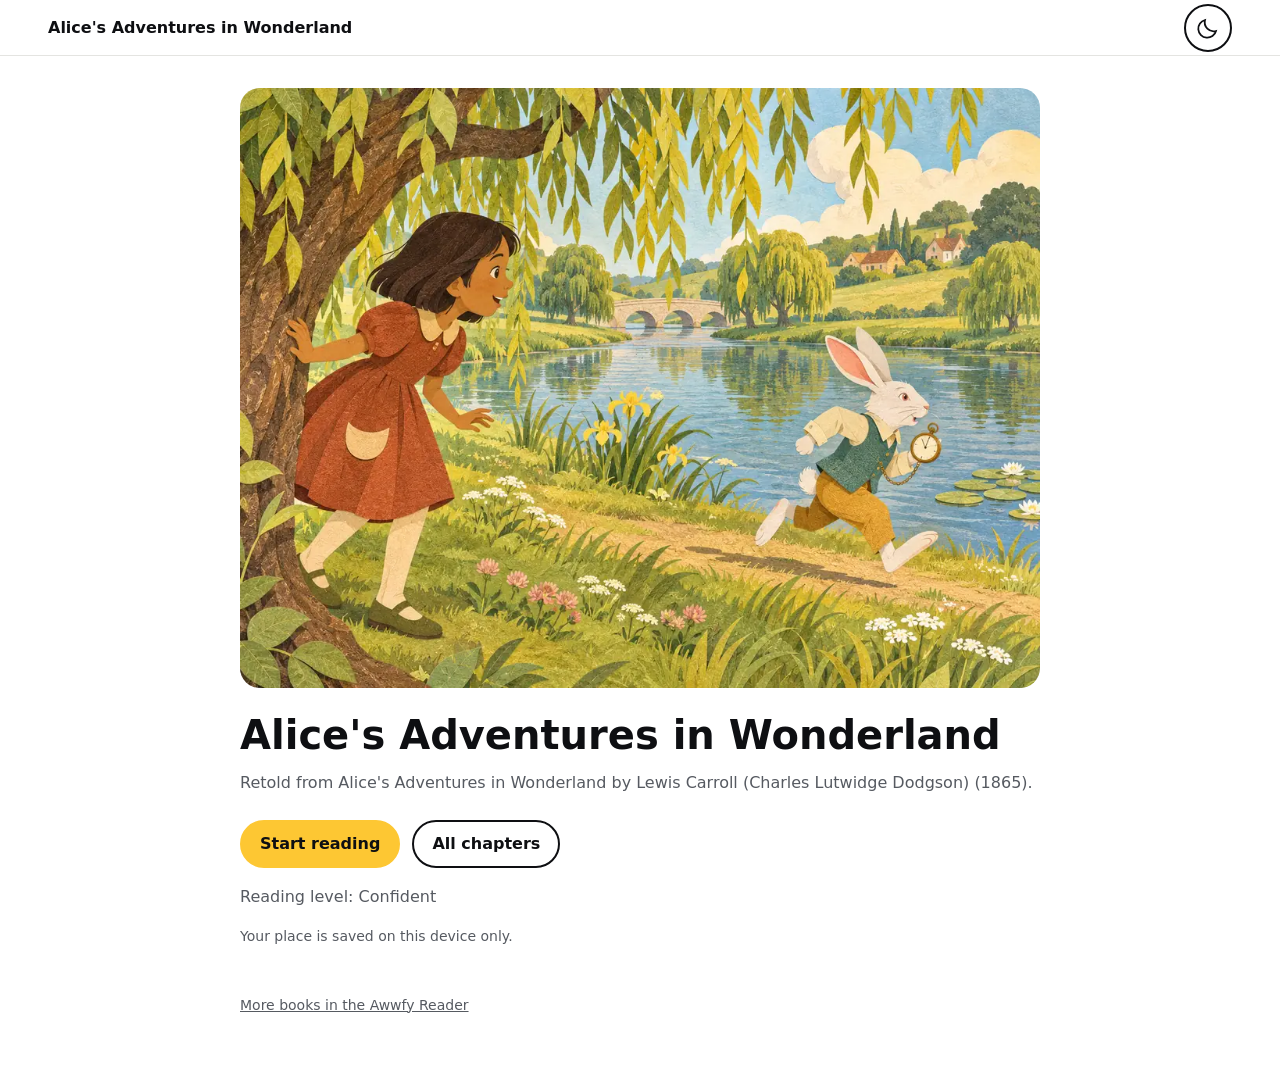
<file: alices-adventures-in-wonderland/index.html>
<!doctype html>
<html lang="en"><head>
<meta charset="utf-8">
<meta name="viewport" content="width=device-width, initial-scale=1">
<meta name="theme-color" content="#FDC733">
<title>Alice's Adventures in Wonderland | Awwfy Studios</title>
<meta name="description" content="Alice follows a hurried rabbit into a dream full of riddles and curious company.">
<link rel="canonical" href="https://awwfy.com/alices-adventures-in-wonderland/">
<script>(function(){try{var t=localStorage.getItem('awwfy-theme');if(t==='light'||t==='dark'||t==='sepia'){document.documentElement.setAttribute('data-theme',t);}}catch(e){}})();</script>
<link rel="stylesheet" href="css/styles.css">
</head><body><main id="app"></main><template id="more"><a class="more" href="https://awwfy.com/reader/">More books in the Awwfy Reader</a></template>
<script src="js/book.js"></script><script src="js/app.js"></script>
</body></html>
</file>
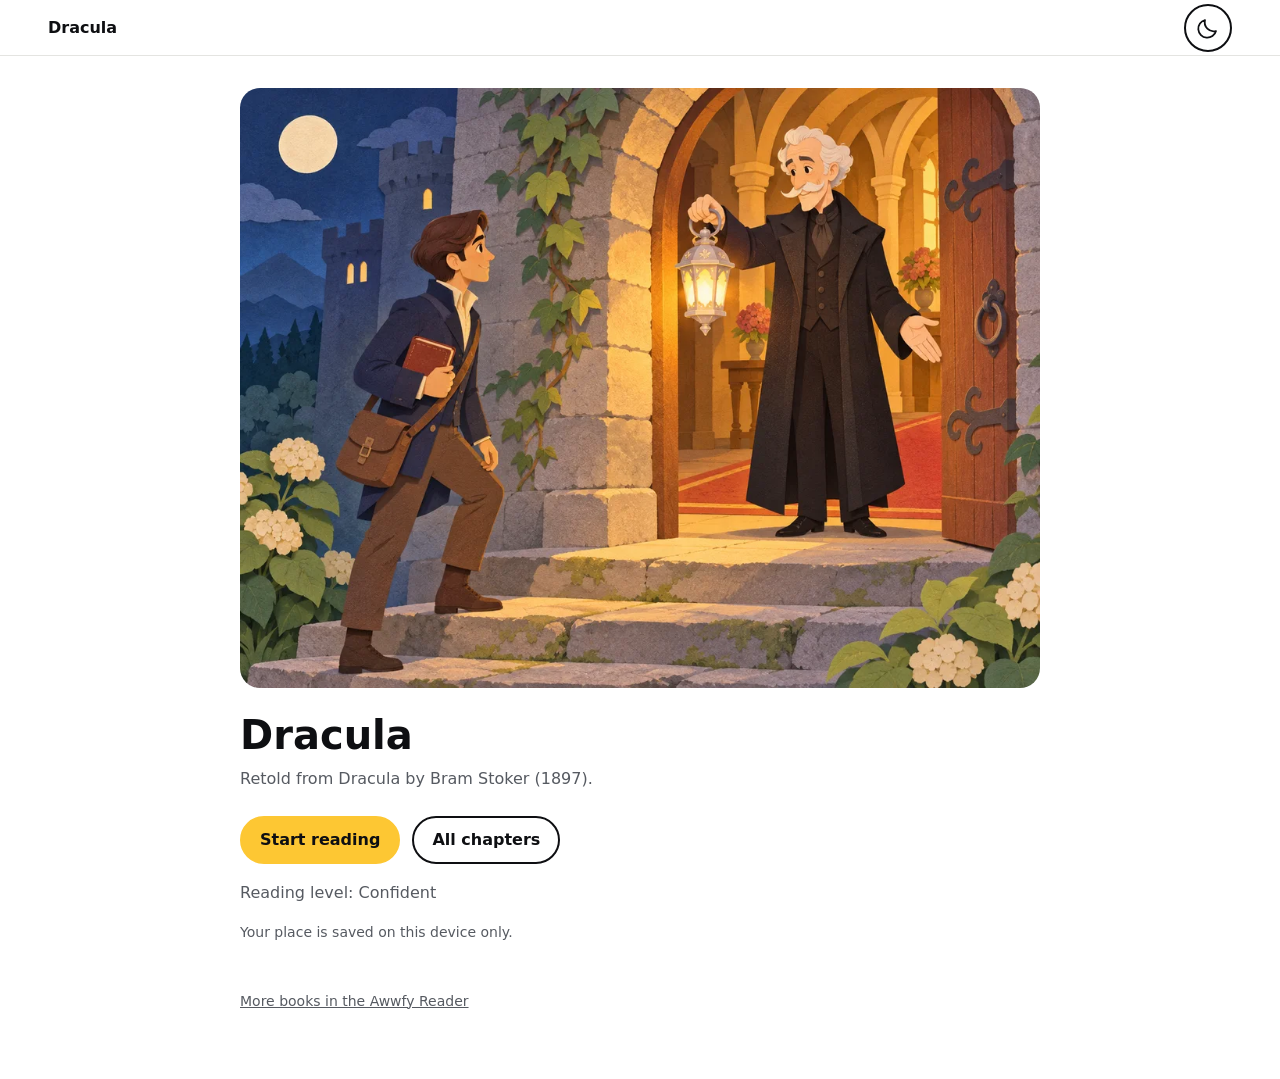
<file: dracula/index.html>
<!doctype html>
<html lang="en">
<head>
<meta charset="utf-8">
<meta name="viewport" content="width=device-width, initial-scale=1">
<meta name="theme-color" content="#FDC733">
<title>Dracula | Awwfy Studios</title>
<meta name="description" content="Friends piece together letters and journals to trace a mysterious traveller across Europe.">
<link rel="canonical" href="https://awwfy.com/dracula/">
<script>(function(){try{var t=localStorage.getItem('awwfy-theme');if(t==='light'||t==='dark'||t==='sepia'){document.documentElement.setAttribute('data-theme',t);}}catch(e){}})();</script>
<link rel="stylesheet" href="css/styles.css">
</head>
<body>
<header class="topbar"><button class="btn" id="back" hidden>Back</button><span class="topbar-title" id="bar-title">Dracula</span><button class="btn btn-icon" id="theme" aria-label="Switch to dark mode"></button></header>
<main>
<section class="page" id="start"><img class="cover" src="img/cover.webp" width="1024" height="768" alt="A traveller meets his host at a lamplit castle door."><h1>Dracula</h1><p class="credit">Retold from Dracula by Bram Stoker (1897).</p><div class="actions"><button class="btn btn-primary" id="begin">Start reading</button><button class="btn" id="all">All chapters</button></div><p class="level">Reading level: Confident</p><p class="device">Your place is saved on this device only.</p><a class="more" href="https://awwfy.com/reader/">More books in the Awwfy Reader</a></section>
<section class="page" id="menu" hidden><p class="progress"></p><div class="rows"></div></section>
<section class="reader top-only" aria-label="Chapter reader" hidden>
<div class="reader-top"><button class="btn btn-icon" id="leave" aria-label="Back"></button><span class="topbar-title" id="chapter-name"></span><button class="btn btn-icon" id="contents" aria-label="Contents"></button><button class="btn btn-icon" id="settings" aria-label="Text settings"></button><button class="btn btn-icon" id="voice" aria-label="Read to me"></button><button class="btn btn-icon" id="full" aria-label="Full screen"></button></div>
<p class="run-head"></p><div class="notice" role="status" hidden></div><div class="viewport"><div class="flow"></div></div>
<div class="page-status"><button class="btn btn-icon" id="prev" aria-label="Previous page"></button><span id="location"></span><span id="time"></span><button class="btn btn-icon" id="next" aria-label="Next page"></button></div>
<div class="reader-bottom"><input type="range" class="scrub" aria-label="Page" min="1" max="1" value="1"><div class="bottom-row"><span id="position"></span><span id="percent"></span></div></div>
<section class="panel" role="dialog" aria-labelledby="panel-title" hidden><div class="panel-head"><h2 id="panel-title"></h2><button class="btn" id="done">Done</button></div><div id="panel-body"></div></section>
</section></main>
<aside class="pop" aria-label="Word meaning" hidden><p class="pop-word"></p><p class="pop-meaning"></p><button class="btn" id="hear">Hear it</button></aside>
<script src="js/book.js"></script>
<script src="js/app.js"></script>
</body></html>
</file>
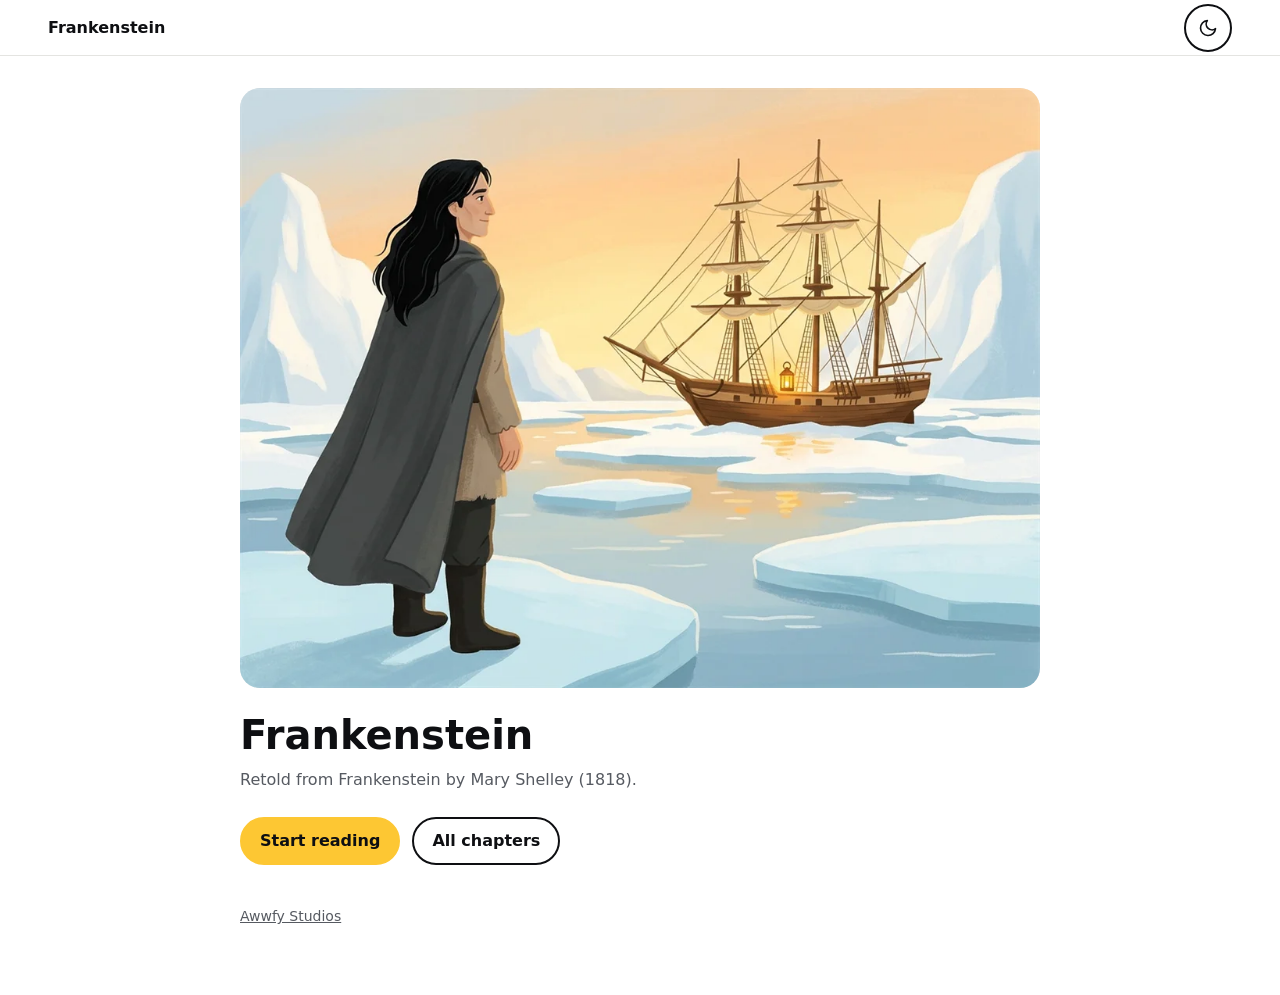
<file: frankenstein-v2/index.html>
<!DOCTYPE html>
<html lang="en">
<head>
  <meta charset="UTF-8">
  <meta name="viewport" content="width=device-width, initial-scale=1.0">
  <title>Frankenstein</title>
  <script>(function(){try{var t=localStorage.getItem('awwfy-theme');if(t==='light'||t==='dark'){document.documentElement.setAttribute('data-theme',t);}}catch(e){}})();</script>
  <link rel="stylesheet" href="css/styles.css">
</head>
<body>
  <div id="app"></div>
  <script src="js/book.js"></script>
  <script src="js/app.js"></script>
</body>
</html>
</file>
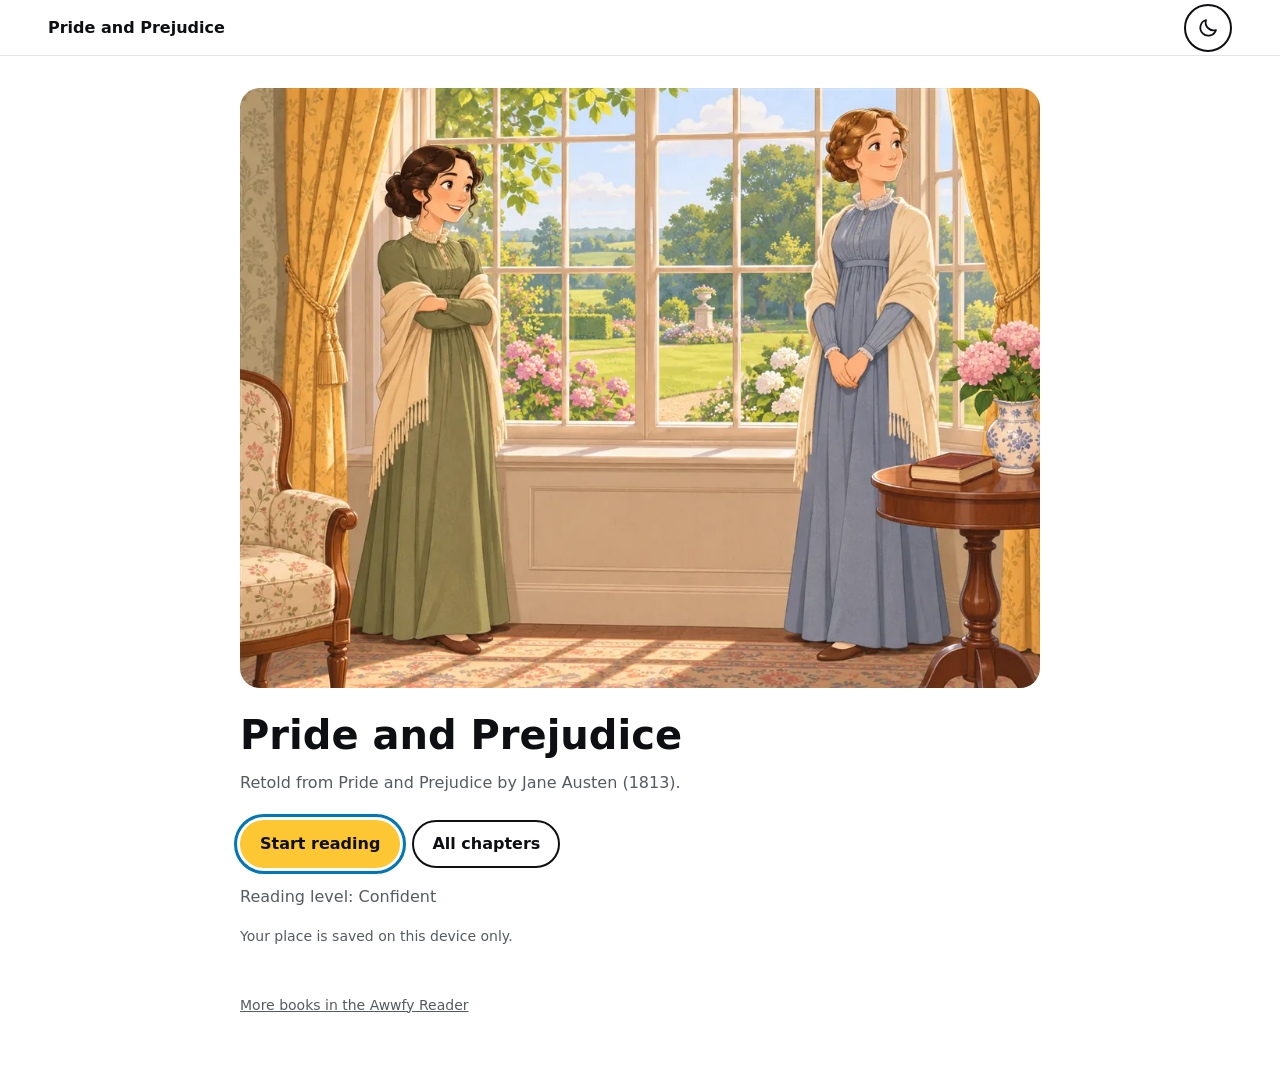
<file: pride-and-prejudice/index.html>
<!doctype html>
<html lang="en">
<head>
  <meta charset="utf-8">
  <meta name="viewport" content="width=device-width, initial-scale=1">
  <meta name="theme-color" content="#FDC733">
  <title>Pride and Prejudice | Awwfy Studios</title>
  <meta name="description" content="Elizabeth Bennet learns how first impressions can hide the truth about people.">
  <link rel="canonical" href="https://awwfy.com/pride-and-prejudice/">
  <script>(function(){try{var t=localStorage.getItem('awwfy-theme');if(t==='light'||t==='dark'||t==='sepia'){document.documentElement.setAttribute('data-theme',t);}}catch(e){}})();</script>
  <link rel="stylesheet" href="css/styles.css">
</head>
<body>
  <section id="start-screen">
    <header class="topbar"><span class="topbar-title">Pride and Prejudice</span><button type="button" class="btn btn-icon theme-toggle" aria-label="Switch to dark mode"></button></header>
    <main class="page">
      <img id="start-cover" class="start-cover" src="img/cover.webp" alt="Elizabeth and Jane Bennet look out across the grounds of Longbourn." width="1024" height="768">
      <h1 class="start-title">Pride and Prejudice</h1>
      <p class="credit">Retold from Pride and Prejudice by Jane Austen (1813).</p>
      <div class="actions"><button type="button" id="start-reading" class="btn btn-primary">Start reading</button><button type="button" id="all-chapters" class="btn">All chapters</button></div>
      <p class="level">Reading level: Confident</p>
      <p class="privacy">Your place is saved on this device only.</p>
      <a class="more-books" href="https://awwfy.com/reader/">More books in the Awwfy Reader</a>
    </main>
  </section>
  <section id="menu-screen" hidden>
    <header class="topbar"><button type="button" id="menu-back" class="btn">Back</button><span class="topbar-title">Chapters</span><button type="button" class="btn btn-icon theme-toggle" aria-label="Switch to dark mode"></button></header>
    <main class="page"><p id="menu-progress" class="menu-progress"></p><div id="menu-list" class="chapter-list"></div></main>
  </section>
  <div id="reader" class="reader top-only" hidden role="region" aria-label="Book reader">
    <div class="reader-top">
      <button type="button" class="btn btn-icon" id="reader-back" aria-label="Back to chapters"></button>
      <span class="topbar-title" id="reader-title"></span>
      <button type="button" class="btn btn-icon" id="contents-button" aria-label="Contents"></button>
      <button type="button" class="btn btn-icon" id="text-button" aria-label="Text settings"></button>
      <button type="button" class="btn btn-icon" id="speech-button" aria-label="Read to me"></button>
      <button type="button" class="btn btn-icon" id="fullscreen-button" aria-label="Full screen"></button>
    </div>
    <p class="run-head" id="run-head"></p>
    <div class="viewport" id="viewport"><div class="flow" id="flow"></div></div>
    <div class="page-status">
      <button type="button" class="btn btn-icon" id="previous-page" aria-label="Previous page"></button>
      <span class="page-count" id="page-count" aria-live="polite"></span><span class="time-left" id="time-left"></span>
      <button type="button" class="btn btn-icon" id="next-page" aria-label="Next page"></button>
    </div>
    <div class="reader-bottom"><input type="range" class="scrub" id="scrub" min="1" max="1" value="1" aria-label="Page"><div class="bottom-row"><span id="chapter-position"></span><span id="book-progress"></span></div></div>
    <section class="panel" id="text-panel" hidden role="dialog" aria-modal="true" aria-labelledby="text-heading"><div class="panel-head"><h2 id="text-heading">Text</h2><button type="button" class="btn panel-done">Done</button></div><div id="settings-rows"></div></section>
    <section class="panel" id="contents-panel" hidden role="dialog" aria-modal="true" aria-labelledby="contents-heading"><div class="panel-head"><h2 id="contents-heading">Chapters</h2><button type="button" class="btn panel-done">Done</button></div><div id="contents-list" class="chapter-list"></div><div class="panel-actions"><button type="button" id="back-to-start" class="btn">Back to start</button><a class="btn" href="https://awwfy.com/reader/">More books</a></div></section>
    <div class="load-state" id="load-state" hidden role="status"></div>
  </div>
  <div class="pop" id="meaning-box" hidden role="dialog" aria-label="Word meaning"><p class="pop-word"></p><p class="pop-meaning"></p><button type="button" class="btn" id="hear-word">Hear it</button></div>
  <script src="js/book.js"></script>
  <script src="js/app.js"></script>
</body>
</html>
</file>
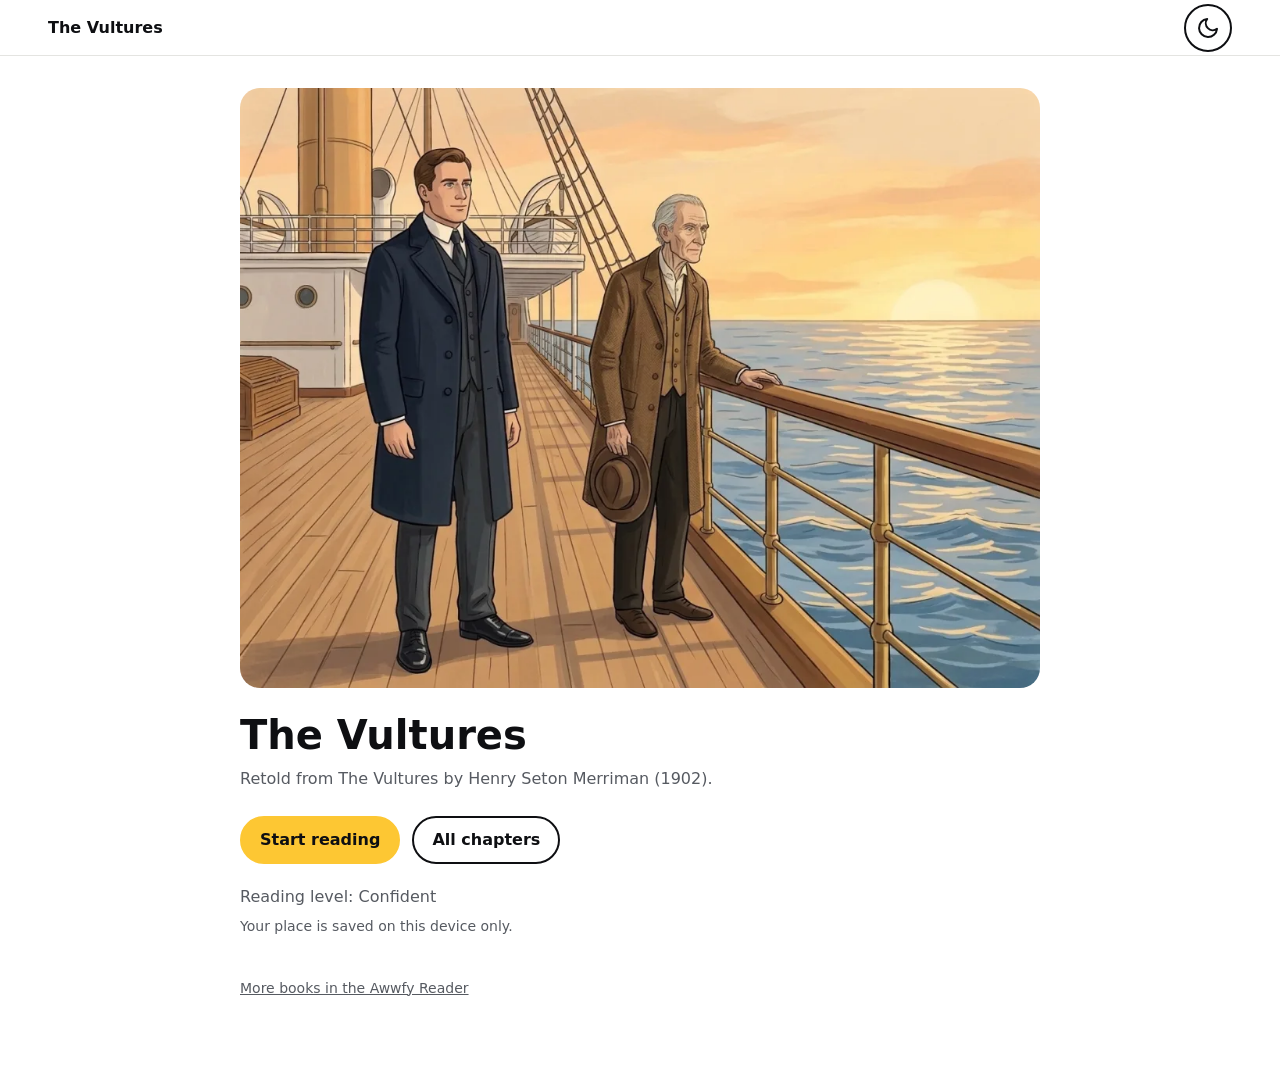
<file: the-vultures/index.html>
<!DOCTYPE html>
<html lang="en">
<head>
  <meta charset="utf-8">
  <meta name="viewport" content="width=device-width, initial-scale=1">
  <meta name="theme-color" content="#FDC733">
  <title>The Vultures | Awwfy Studios</title>
  <meta name="description" content="Three quiet diplomats gather in Warsaw as a secret plan for Poland's freedom begins to unfold.">
  <link rel="canonical" href="https://awwfy.com/the-vultures/">
  <script>(function(){try{var t=localStorage.getItem('awwfy-theme');if(t==='light'||t==='dark'||t==='sepia'){document.documentElement.setAttribute('data-theme',t);}}catch(e){}})();</script>
  <link rel="stylesheet" href="css/styles.css">
</head>
<body>
  <div id="app"></div>
  <script src="js/book.js"></script>
  <script src="js/app.js"></script>
</body>
</html>
</file>
<file: alices-adventures-in-wonderland/css/styles.css>
/* ---------- base ---------- */
*, *::before, *::after { box-sizing: border-box; }
html { -webkit-text-size-adjust: 100%; }
body { margin: 0; background: var(--bg); color: var(--text); font-family: var(--font); font-size: var(--fs-body); line-height: 1.6; }
img { display: block; max-width: 100%; height: auto; }
figure { margin: 0; }
button { font: inherit; }

/* ---------- light colours + phone sizes (under 600 px) ---------- */
:root {
  --bg: #FFFFFF; --text: #0E0F12; --muted: #565A61; --surface: #EEEEEC;
  --line: #E4E4E1; --accent: #0077B6; --sun: #FDC733; --mark: #FFF4CC;
  --font: system-ui, -apple-system, "Segoe UI", Roboto, Arial, sans-serif;
  --serif: Georgia, "Times New Roman", serif;
  --gutter: 20px; --col: 100%; --bar: 56px;
  --fs-body: 18px; --fs-title: 28px; --fs-hook: 20px;
  --pad-x: 24px; --pad-top: 56px; --pad-bottom: 56px; --page-gap: 48px;
  --read-font: var(--serif); --read-size: 20px; --read-line: 1.6;
  color-scheme: light;
}
/* tablet: 600 px to 1023 px */
@media (min-width: 600px) {
  :root { --gutter: 40px; --col: 720px; --fs-body: 19px; --fs-title: 34px; --fs-hook: 21px; --pad-x: 64px; }
}
/* laptop and projector: 1024 px and wider */
@media (min-width: 1024px) {
  :root { --gutter: 48px; --col: 800px; --fs-body: 20px; --fs-title: 40px; --fs-hook: 22px; --pad-x: 72px; --page-gap: 96px; }
}
/* dark: follows the device unless the reader chose light or sepia */
@media (prefers-color-scheme: dark) {
  :root:not([data-theme="light"]):not([data-theme="sepia"]) {
    --bg: #0E0F12; --text: #F2F2EF; --muted: #A3A7AE; --surface: #1A1C21;
    --line: #2A2D33; --accent: #5BB8EA; --mark: #2E2710; color-scheme: dark;
  }
}
/* dark chosen by the reader */
:root[data-theme="dark"] {
  --bg: #0E0F12; --text: #F2F2EF; --muted: #A3A7AE; --surface: #1A1C21;
  --line: #2A2D33; --accent: #5BB8EA; --mark: #2E2710; color-scheme: dark;
}
/* sepia (warm paper) chosen by the reader */
:root[data-theme="sepia"] {
  --bg: #F7F0E1; --text: #3A2E1F; --muted: #6E5F4B; --surface: #EFE5D0;
  --line: #E2D6BE; --accent: #8A5A1F; --mark: #F2E2B3; color-scheme: light;
}

/* ---------- top bar (Start screen and chapter menu) ---------- */
.topbar { position: sticky; top: 0; z-index: 10; height: var(--bar); display: flex; align-items: center; gap: 8px; padding: 0 var(--gutter); background: var(--bg); border-bottom: 1px solid var(--line); }
.topbar-title { flex: 1; min-width: 0; white-space: nowrap; overflow: hidden; text-overflow: ellipsis; font-size: 16px; font-weight: 700; }

/* ---------- buttons ---------- */
.btn { min-height: 48px; min-width: 48px; padding: 0 18px; border-radius: 999px; border: 2px solid var(--text); background: transparent; color: var(--text); font-size: 16px; font-weight: 700; line-height: 1; cursor: pointer; display: inline-flex; align-items: center; justify-content: center; gap: 8px; text-decoration: none; }
.btn-primary { background: var(--sun); border-color: var(--sun); color: #0E0F12; }
.btn-icon { padding: 0; width: 48px; }
.btn-icon svg { width: 24px; height: 24px; }

/* ---------- page column (Start screen and chapter menu scroll normally) ---------- */
.page { max-width: calc(var(--col) + 2 * var(--gutter)); margin: 0 auto; padding: 32px var(--gutter) 64px; }

/* ---------- reading screen: full screen, one page at a time ---------- */
.reader { position: fixed; inset: 0; z-index: 10; background: var(--bg); color: var(--text); overflow: hidden; touch-action: pinch-zoom; }
.reader-top { position: absolute; top: 0; left: 0; right: 0; z-index: 3; height: calc(var(--bar) + env(safe-area-inset-top, 0px)); padding: env(safe-area-inset-top, 0px) var(--gutter) 0; display: flex; align-items: center; gap: 8px; background: var(--bg); border-bottom: 1px solid var(--line); transition: transform 0.2s ease, visibility 0.2s; }
.reader-bottom { position: absolute; left: 0; right: 0; bottom: 0; z-index: 3; padding: 12px var(--gutter) calc(12px + env(safe-area-inset-bottom, 0px)); background: var(--bg); border-top: 1px solid var(--line); transition: transform 0.2s ease, visibility 0.2s; }
.reader.bars-hidden .reader-top { transform: translateY(-100%); visibility: hidden; }
.reader.bars-hidden .reader-bottom, .reader.top-only .reader-bottom { transform: translateY(100%); visibility: hidden; }
.scrub { display: block; width: 100%; margin: 0 0 8px; accent-color: var(--accent); }
.bottom-row { display: flex; justify-content: space-between; gap: 12px; font-size: 14px; color: var(--muted); }

/* small lines that always show, like a printed book */
.run-head { position: absolute; top: calc(env(safe-area-inset-top, 0px) + 18px); left: var(--pad-x); right: var(--pad-x); z-index: 1; text-align: center; font: 13px/1.2 var(--font); color: var(--muted); white-space: nowrap; overflow: hidden; text-overflow: ellipsis; }
.page-status { position: absolute; bottom: calc(env(safe-area-inset-bottom, 0px) + 18px); left: var(--pad-x); right: var(--pad-x); z-index: 1; display: flex; justify-content: space-between; gap: 12px; font: 13px/1.2 var(--font); color: var(--muted); }

/* the window that shows one page (two pages side by side on a laptop) */
.viewport { position: absolute; top: calc(env(safe-area-inset-top, 0px) + var(--pad-top)); bottom: calc(env(safe-area-inset-bottom, 0px) + var(--pad-bottom)); left: max(var(--pad-x), calc(50% - 620px)); right: max(var(--pad-x), calc(50% - 620px)); overflow: hidden; }
.flow { height: 100%; column-count: 1; column-gap: var(--page-gap); column-fill: auto; font-family: var(--read-font); font-size: var(--read-size); line-height: var(--read-line); transition: transform 0.25s ease; }
@media (min-width: 1024px) and (orientation: landscape) {
  .flow { column-count: 2; }
}
.flow p { margin: 0 0 0.9em; }

/* chapter opening, inside .flow */
.label { margin: 0 0 8px; font: 700 14px/1.3 var(--font); letter-spacing: 0.08em; text-transform: uppercase; color: var(--muted); }
.chapter-title { margin: 0 0 12px; font: 700 var(--fs-title)/1.15 var(--font); }
.hook { margin: 0 0 20px; font: var(--fs-hook)/1.5 var(--font); color: var(--muted); }

/* the ONE chapter picture, on the first page */
.story-pic { width: 100%; aspect-ratio: 4 / 3; max-height: 50vh; margin: 0 0 20px; border-radius: 12px; overflow: hidden; background: var(--surface); break-inside: avoid; }
.story-pic img { width: 100%; height: 100%; object-fit: cover; }
.story-pic .pic-missing { width: 100%; height: 100%; display: flex; align-items: center; justify-content: center; padding: 16px; text-align: center; font: 15px/1.4 var(--font); color: var(--muted); }

/* end of chapter: always its own page */
.chapter-end { break-before: column; height: 100%; display: flex; flex-direction: column; align-items: center; justify-content: center; gap: 16px; text-align: center; font-family: var(--font); }
.end-title { margin: 0; font-size: var(--fs-hook); font-weight: 700; }

/* ---------- settings and contents panels (slide up from the bottom) ---------- */
.panel { position: absolute; left: 0; right: 0; bottom: 0; z-index: 5; max-height: 80%; overflow-y: auto; padding: 20px var(--gutter) calc(24px + env(safe-area-inset-bottom, 0px)); background: var(--surface); color: var(--text); border-radius: 20px 20px 0 0; box-shadow: 0 -8px 24px rgba(0, 0, 0, 0.18); font-family: var(--font); }
@media (min-width: 600px) {
  .panel { left: 50%; right: auto; width: 480px; transform: translateX(-50%); }
}
.panel-head { display: flex; align-items: center; justify-content: space-between; gap: 12px; margin: 0 0 16px; }
.panel-head h2 { margin: 0; font-size: 18px; }
.set-row { margin: 0 0 20px; }
.set-label { margin: 0 0 8px; font-size: 14px; font-weight: 700; color: var(--muted); }
.seg { display: flex; flex-wrap: wrap; gap: 8px; }
.seg .btn[aria-pressed="true"] { background: var(--text); border-color: var(--text); color: var(--bg); }

/* ---------- tap-to-see-meaning words ---------- */
.word { display: inline; padding: 0; margin: 0; border: 0; background: none; color: inherit; font: inherit; line-height: inherit; cursor: pointer; text-decoration-line: underline; text-decoration-style: dotted; text-decoration-color: var(--accent); text-decoration-thickness: 2px; text-underline-offset: 5px; border-radius: 4px; }
.word[aria-expanded="true"] { background: var(--mark); }
.pop { position: fixed; z-index: 40; width: min(320px, calc(100vw - 32px)); padding: 16px; border-radius: 16px; background: var(--surface); color: var(--text); border: 1px solid var(--line); box-shadow: 0 8px 24px rgba(0, 0, 0, 0.18); font: 17px/1.5 var(--font); }
.pop-word { margin: 0 0 4px; font-weight: 700; }
.pop-meaning { margin: 0 0 12px; }

/* ---------- read aloud highlight ---------- */
.reading { background: var(--mark); border-radius: 8px; box-shadow: 0 0 0 6px var(--mark); }

/* ---------- original text panel (scrolls) ---------- */
.original { position: fixed; inset: 0; z-index: 50; background: var(--bg); overflow-y: auto; }
.original-inner { max-width: calc(var(--col) + 2 * var(--gutter)); margin: 0 auto; padding: 24px var(--gutter) 64px; white-space: pre-wrap; font-family: var(--serif); }

/* ---------- focus and motion ---------- */
:focus-visible { outline: 3px solid var(--accent); outline-offset: 3px; }
@media (prefers-reduced-motion: reduce) {
  * { scroll-behavior: auto !important; transition: none !important; animation: none !important; }
}
[hidden]{display:none!important}
.start-cover{width:100%;aspect-ratio:4/3;object-fit:cover;border-radius:20px;margin-bottom:24px}
.page h1{font-size:var(--fs-title);line-height:1.15;margin:0 0 12px}
.credit,.level,.count{font-size:16px;color:var(--muted)}
.credit{margin:0 0 24px}.actions{display:flex;gap:12px;flex-wrap:wrap}.device,.more{color:var(--muted);font-size:14px}.more{display:inline-block;margin-top:32px}.count{margin:0 0 20px}
.rows{display:grid;gap:8px}.chapter-row{display:flex;align-items:center;gap:16px;width:100%;min-height:64px;padding:12px 20px;border:1px solid var(--line);border-radius:16px;background:var(--bg);color:var(--text);text-align:left;cursor:pointer}.chapter-row:disabled{opacity:.5;cursor:default}.chapter-row[aria-current=true]{border:2px solid var(--accent)}.number{width:40px;height:40px;display:grid;place-items:center;border-radius:50%;background:var(--surface);font-weight:bold}.row-title{flex:1}.status{font-size:14px;color:var(--muted)}.read{color:var(--accent)}.page-status{align-items:center}.page-status .btn{width:40px;min-width:40px;min-height:40px}.run-head{margin:0}.panel .more{margin-left:12px}
.spread-spacer::after{content:"";display:block;break-before:column;height:var(--spacer-height)}
</file>
<file: dracula/css/styles.css>
/* ---------- base ---------- */
*, *::before, *::after { box-sizing: border-box; }
html { -webkit-text-size-adjust: 100%; }
body { margin: 0; background: var(--bg); color: var(--text); font-family: var(--font); font-size: var(--fs-body); line-height: 1.6; }
img { display: block; max-width: 100%; height: auto; }
figure { margin: 0; }
button { font: inherit; }

/* ---------- light colours + phone sizes (under 600 px) ---------- */
:root {
  --bg: #FFFFFF; --text: #0E0F12; --muted: #565A61; --surface: #EEEEEC;
  --line: #E4E4E1; --accent: #0077B6; --sun: #FDC733; --mark: #FFF4CC;
  --font: system-ui, -apple-system, "Segoe UI", Roboto, Arial, sans-serif;
  --serif: Georgia, "Times New Roman", serif;
  --gutter: 20px; --col: 100%; --bar: 56px;
  --fs-body: 18px; --fs-title: 28px; --fs-hook: 20px;
  --pad-x: 24px; --pad-top: 56px; --pad-bottom: 56px; --page-gap: 48px;
  --read-font: var(--serif); --read-size: 20px; --read-line: 1.6;
  color-scheme: light;
}
/* tablet: 600 px to 1023 px */
@media (min-width: 600px) {
  :root { --gutter: 40px; --col: 720px; --fs-body: 19px; --fs-title: 34px; --fs-hook: 21px; --pad-x: 64px; }
}
/* laptop and projector: 1024 px and wider */
@media (min-width: 1024px) {
  :root { --gutter: 48px; --col: 800px; --fs-body: 20px; --fs-title: 40px; --fs-hook: 22px; --pad-x: 72px; --page-gap: 96px; }
}
/* dark: follows the device unless the reader chose light or sepia */
@media (prefers-color-scheme: dark) {
  :root:not([data-theme="light"]):not([data-theme="sepia"]) {
    --bg: #0E0F12; --text: #F2F2EF; --muted: #A3A7AE; --surface: #1A1C21;
    --line: #2A2D33; --accent: #5BB8EA; --mark: #2E2710; color-scheme: dark;
  }
}
/* dark chosen by the reader */
:root[data-theme="dark"] {
  --bg: #0E0F12; --text: #F2F2EF; --muted: #A3A7AE; --surface: #1A1C21;
  --line: #2A2D33; --accent: #5BB8EA; --mark: #2E2710; color-scheme: dark;
}
/* sepia (warm paper) chosen by the reader */
:root[data-theme="sepia"] {
  --bg: #F7F0E1; --text: #3A2E1F; --muted: #6E5F4B; --surface: #EFE5D0;
  --line: #E2D6BE; --accent: #8A5A1F; --mark: #F2E2B3; color-scheme: light;
}

/* ---------- top bar (Start screen and chapter menu) ---------- */
.topbar { position: sticky; top: 0; z-index: 10; height: var(--bar); display: flex; align-items: center; gap: 8px; padding: 0 var(--gutter); background: var(--bg); border-bottom: 1px solid var(--line); }
.topbar-title { flex: 1; min-width: 0; white-space: nowrap; overflow: hidden; text-overflow: ellipsis; font-size: 16px; font-weight: 700; }

/* ---------- buttons ---------- */
.btn { min-height: 48px; min-width: 48px; padding: 0 18px; border-radius: 999px; border: 2px solid var(--text); background: transparent; color: var(--text); font-size: 16px; font-weight: 700; line-height: 1; cursor: pointer; display: inline-flex; align-items: center; justify-content: center; gap: 8px; text-decoration: none; }
.btn-primary { background: var(--sun); border-color: var(--sun); color: #0E0F12; }
.btn-icon { padding: 0; width: 48px; }
.btn-icon svg { width: 24px; height: 24px; }

/* ---------- page column (Start screen and chapter menu scroll normally) ---------- */
.page { max-width: calc(var(--col) + 2 * var(--gutter)); margin: 0 auto; padding: 32px var(--gutter) 64px; }

/* ---------- reading screen: full screen, one page at a time ---------- */
.reader { position: fixed; inset: 0; z-index: 10; background: var(--bg); color: var(--text); overflow: hidden; touch-action: pinch-zoom; }
.reader-top { position: absolute; top: 0; left: 0; right: 0; z-index: 3; height: calc(var(--bar) + env(safe-area-inset-top, 0px)); padding: env(safe-area-inset-top, 0px) var(--gutter) 0; display: flex; align-items: center; gap: 8px; background: var(--bg); border-bottom: 1px solid var(--line); transition: transform 0.2s ease, visibility 0.2s; }
.reader-bottom { position: absolute; left: 0; right: 0; bottom: 0; z-index: 3; padding: 12px var(--gutter) calc(12px + env(safe-area-inset-bottom, 0px)); background: var(--bg); border-top: 1px solid var(--line); transition: transform 0.2s ease, visibility 0.2s; }
.reader.bars-hidden .reader-top { transform: translateY(-100%); visibility: hidden; }
.reader.bars-hidden .reader-bottom, .reader.top-only .reader-bottom { transform: translateY(100%); visibility: hidden; }
.scrub { display: block; width: 100%; margin: 0 0 8px; accent-color: var(--accent); }
.bottom-row { display: flex; justify-content: space-between; gap: 12px; font-size: 14px; color: var(--muted); }

/* small lines that always show, like a printed book */
.run-head { position: absolute; top: calc(env(safe-area-inset-top, 0px) + 18px); left: var(--pad-x); right: var(--pad-x); z-index: 1; text-align: center; font: 13px/1.2 var(--font); color: var(--muted); white-space: nowrap; overflow: hidden; text-overflow: ellipsis; }
.page-status { position: absolute; bottom: calc(env(safe-area-inset-bottom, 0px) + 18px); left: var(--pad-x); right: var(--pad-x); z-index: 1; display: flex; justify-content: space-between; gap: 12px; font: 13px/1.2 var(--font); color: var(--muted); }

/* the window that shows one page (two pages side by side on a laptop) */
.viewport { position: absolute; top: calc(env(safe-area-inset-top, 0px) + var(--pad-top)); bottom: calc(env(safe-area-inset-bottom, 0px) + var(--pad-bottom)); left: max(var(--pad-x), calc(50% - 620px)); right: max(var(--pad-x), calc(50% - 620px)); overflow: hidden; }
.flow { height: 100%; column-count: 1; column-gap: var(--page-gap); column-fill: auto; font-family: var(--read-font); font-size: var(--read-size); line-height: var(--read-line); transition: transform 0.25s ease; }
@media (min-width: 1024px) and (orientation: landscape) {
  .flow { column-count: 2; }
}
.flow p { margin: 0 0 0.9em; }

/* chapter opening, inside .flow */
.label { margin: 0 0 8px; font: 700 14px/1.3 var(--font); letter-spacing: 0.08em; text-transform: uppercase; color: var(--muted); }
.chapter-title { margin: 0 0 12px; font: 700 var(--fs-title)/1.15 var(--font); }
.hook { margin: 0 0 20px; font: var(--fs-hook)/1.5 var(--font); color: var(--muted); }

/* the ONE chapter picture, on the first page */
.story-pic { width: 100%; aspect-ratio: 4 / 3; max-height: 50vh; margin: 0 0 20px; border-radius: 12px; overflow: hidden; background: var(--surface); break-inside: avoid; }
.story-pic img { width: 100%; height: 100%; object-fit: cover; }
.story-pic .pic-missing { width: 100%; height: 100%; display: flex; align-items: center; justify-content: center; padding: 16px; text-align: center; font: 15px/1.4 var(--font); color: var(--muted); }

/* end of chapter: always its own page */
.chapter-end { break-before: column; height: 100%; display: flex; flex-direction: column; align-items: center; justify-content: center; gap: 16px; text-align: center; font-family: var(--font); }
.end-title { margin: 0; font-size: var(--fs-hook); font-weight: 700; }

/* ---------- settings and contents panels (slide up from the bottom) ---------- */
.panel { position: absolute; left: 0; right: 0; bottom: 0; z-index: 5; max-height: 80%; overflow-y: auto; padding: 20px var(--gutter) calc(24px + env(safe-area-inset-bottom, 0px)); background: var(--surface); color: var(--text); border-radius: 20px 20px 0 0; box-shadow: 0 -8px 24px rgba(0, 0, 0, 0.18); font-family: var(--font); }
@media (min-width: 600px) {
  .panel { left: 50%; right: auto; width: 480px; transform: translateX(-50%); }
}
.panel-head { display: flex; align-items: center; justify-content: space-between; gap: 12px; margin: 0 0 16px; }
.panel-head h2 { margin: 0; font-size: 18px; }
.set-row { margin: 0 0 20px; }
.set-label { margin: 0 0 8px; font-size: 14px; font-weight: 700; color: var(--muted); }
.seg { display: flex; flex-wrap: wrap; gap: 8px; }
.seg .btn[aria-pressed="true"] { background: var(--text); border-color: var(--text); color: var(--bg); }

/* ---------- tap-to-see-meaning words ---------- */
.word { display: inline; padding: 0; margin: 0; border: 0; background: none; color: inherit; font: inherit; line-height: inherit; cursor: pointer; text-decoration-line: underline; text-decoration-style: dotted; text-decoration-color: var(--accent); text-decoration-thickness: 2px; text-underline-offset: 5px; border-radius: 4px; }
.word[aria-expanded="true"] { background: var(--mark); }
.pop { position: fixed; z-index: 40; width: min(320px, calc(100vw - 32px)); padding: 16px; border-radius: 16px; background: var(--surface); color: var(--text); border: 1px solid var(--line); box-shadow: 0 8px 24px rgba(0, 0, 0, 0.18); font: 17px/1.5 var(--font); }
.pop-word { margin: 0 0 4px; font-weight: 700; }
.pop-meaning { margin: 0 0 12px; }

/* ---------- read aloud highlight ---------- */
.reading { background: var(--mark); border-radius: 8px; box-shadow: 0 0 0 6px var(--mark); }

/* ---------- original text panel (scrolls) ---------- */
.original { position: fixed; inset: 0; z-index: 50; background: var(--bg); overflow-y: auto; }
.original-inner { max-width: calc(var(--col) + 2 * var(--gutter)); margin: 0 auto; padding: 24px var(--gutter) 64px; white-space: pre-wrap; font-family: var(--serif); }

/* ---------- focus and motion ---------- */
:focus-visible { outline: 3px solid var(--accent); outline-offset: 3px; }
@media (prefers-reduced-motion: reduce) {
  * { scroll-behavior: auto !important; transition: none !important; animation: none !important; }
}

[hidden] { display:none !important; }
.cover { width:100%; aspect-ratio:4/3; object-fit:cover; border-radius:20px; margin-bottom:24px; }
.page h1 { font-size:var(--fs-title); margin:0; line-height:1.15; }
.credit,.level,.progress { color:var(--muted); font-size:16px; }
.credit { margin:8px 0 24px; }
.actions { display:flex; flex-wrap:wrap; gap:12px; }
.device,.more { color:var(--muted); font-size:14px; }
.more { display:inline-block; margin-top:32px; }
.progress { margin:0 0 20px; }
.rows { display:grid; gap:8px; }
.row { display:flex; align-items:center; gap:16px; width:100%; min-height:64px; padding:12px 20px; border:1px solid var(--line); border-radius:16px; background:var(--bg); color:var(--text); text-align:left; cursor:pointer; }
.row:disabled { opacity:.5; cursor:default; }
.row[aria-current=true] { border:2px solid var(--accent); }
.circle { display:grid; place-items:center; width:40px; height:40px; border-radius:50%; background:var(--surface); font-weight:bold; }
.row-title { flex:1; }
.state { font-size:14px; color:var(--muted); }
.is-read { color:var(--accent); }
.page-status { align-items:center; pointer-events:none; }
.page-status button { pointer-events:auto; width:40px; min-width:40px; min-height:40px; height:40px; }
.run-head { margin:0; }
.reader:not(.bars-hidden):not(.top-only) .page-status { bottom:var(--bottom-height); }
.reader:not(.bars-hidden):not(.top-only) .reader-bottom { position:absolute; }
.panel .actions { margin-top:16px; }
.notice { position:absolute; inset:var(--bar) var(--gutter) auto; z-index:2; background:var(--bg); }
body:has(.reader:not([hidden])) { overflow:hidden; }
</file>
<file: frankenstein-v2/css/styles.css>
/* ---------- base ---------- */
*, *::before, *::after { box-sizing: border-box; }
html { -webkit-text-size-adjust: 100%; }
body { margin: 0; background: var(--bg); color: var(--text); font-family: var(--font); font-size: var(--fs-body); line-height: 1.7; }
img { display: block; max-width: 100%; height: auto; }
figure { margin: 0; }
button { font: inherit; }

/* ---------- light mode tokens + phone sizes (under 600 px) ---------- */
:root {
  --bg: #FFFFFF; --text: #0E0F12; --muted: #565A61; --surface: #EEEEEC;
  --line: #E4E4E1; --accent: #0077B6; --sun: #FDC733; --mark: #FFF4CC;
  --font: system-ui, -apple-system, "Segoe UI", Roboto, Arial, sans-serif;
  --gutter: 20px; --col: 100%; --bar: 56px;
  --fs-body: 18px; --fs-title: 28px; --fs-hook: 20px;
  color-scheme: light;
}
/* tablet: 600 px to 1023 px */
@media (min-width: 600px) {
  :root { --gutter: 40px; --col: 720px; --fs-body: 19px; --fs-title: 34px; --fs-hook: 21px; }
}
/* laptop and projector: 1024 px and wider */
@media (min-width: 1024px) {
  :root { --gutter: 48px; --col: 800px; --fs-body: 20px; --fs-title: 40px; --fs-hook: 22px; }
}
/* dark mode: follows the device unless the child chose light */
@media (prefers-color-scheme: dark) {
  :root:not([data-theme="light"]) {
    --bg: #0E0F12; --text: #F2F2EF; --muted: #A3A7AE; --surface: #1A1C21;
    --line: #2A2D33; --accent: #5BB8EA; --mark: #2E2710; color-scheme: dark;
  }
}
/* dark mode chosen with the toggle button */
:root[data-theme="dark"] {
  --bg: #0E0F12; --text: #F2F2EF; --muted: #A3A7AE; --surface: #1A1C21;
  --line: #2A2D33; --accent: #5BB8EA; --mark: #2E2710; color-scheme: dark;
}

/* ---------- top bar ---------- */
.topbar { position: sticky; top: 0; z-index: 10; height: var(--bar); display: flex; align-items: center; gap: 8px; padding: 0 var(--gutter); background: var(--bg); border-bottom: 1px solid var(--line); }
.topbar-title { flex: 1; min-width: 0; white-space: nowrap; overflow: hidden; text-overflow: ellipsis; font-size: 16px; font-weight: 700; }

/* ---------- buttons ---------- */
.btn { min-height: 48px; min-width: 48px; padding: 0 18px; border-radius: 999px; border: 2px solid var(--text); background: transparent; color: var(--text); font-size: 16px; font-weight: 700; line-height: 1; cursor: pointer; display: inline-flex; align-items: center; justify-content: center; gap: 8px; text-decoration: none; }
.btn-primary { background: var(--sun); border-color: var(--sun); color: #0E0F12; }
.btn-icon { padding: 0; width: 48px; }

/* ---------- page column ---------- */
.page { max-width: calc(var(--col) + 2 * var(--gutter)); margin: 0 auto; padding: 32px var(--gutter) 64px; }

/* ---------- chapter page ---------- */
.label { margin: 0 0 8px; font-size: 14px; font-weight: 700; letter-spacing: 0.08em; text-transform: uppercase; color: var(--muted); }
.chapter-title { margin: 0 0 16px; font-size: var(--fs-title); line-height: 1.15; }
.hook { margin: 0 0 24px; font-size: var(--fs-hook); line-height: 1.5; color: var(--muted); }
.story { display: block; }
.story p { margin: 0 0 1.1em; }

/* the ONE chapter picture: on top for phones, text wraps around it on tablet and laptop */
.story-pic { width: 100%; aspect-ratio: 4 / 3; margin: 0 0 24px; border-radius: 16px; overflow: hidden; background: var(--surface); }
.story-pic img { width: 100%; height: 100%; object-fit: cover; }
.story-pic .pic-missing { width: 100%; height: 100%; display: flex; align-items: center; justify-content: center; padding: 16px; text-align: center; font-size: 15px; line-height: 1.4; color: var(--muted); }
@media (min-width: 600px) {
  .story-pic { float: right; width: 46%; max-width: 380px; margin: 6px 0 16px 28px; }
}
@media (min-width: 1024px) {
  .story-pic { width: 45%; margin: 6px 0 20px 32px; }
}

/* end of chapter */
.chapter-end { clear: both; margin-top: 40px; padding-top: 32px; border-top: 1px solid var(--line); display: flex; flex-wrap: wrap; gap: 12px; }

/* ---------- tap-to-see-meaning words ---------- */
.word { display: inline; padding: 0; margin: 0; border: 0; background: none; color: inherit; font: inherit; line-height: inherit; cursor: pointer; text-decoration-line: underline; text-decoration-style: dotted; text-decoration-color: var(--accent); text-decoration-thickness: 2px; text-underline-offset: 5px; border-radius: 4px; }
.word[aria-expanded="true"] { background: var(--mark); }
.pop { position: absolute; z-index: 20; width: min(320px, calc(100vw - 32px)); padding: 16px; border-radius: 16px; background: var(--surface); color: var(--text); border: 1px solid var(--line); box-shadow: 0 8px 24px rgba(0, 0, 0, 0.18); font-size: 17px; line-height: 1.5; }
.pop-word { margin: 0 0 4px; font-weight: 700; }
.pop-meaning { margin: 0 0 12px; }

/* ---------- read aloud highlight ---------- */
.reading { background: var(--mark); border-radius: 8px; box-shadow: 0 0 0 6px var(--mark); }

/* ---------- original text panel ---------- */
.original { position: fixed; inset: 0; z-index: 30; background: var(--bg); overflow-y: auto; }
.original-inner { max-width: calc(var(--col) + 2 * var(--gutter)); margin: 0 auto; padding: 24px var(--gutter) 64px; white-space: pre-wrap; }

/* ---------- focus and motion ---------- */
:focus-visible { outline: 3px solid var(--accent); outline-offset: 3px; }
@media (prefers-reduced-motion: reduce) {
  * { scroll-behavior: auto !important; transition: none !important; animation: none !important; }
}

/* ---------- start screen ---------- */
.cover-pic { width: 100%; aspect-ratio: 4 / 3; border-radius: 20px; overflow: hidden; margin: 0 0 24px; background: var(--surface); }
.cover-pic img { width: 100%; height: 100%; object-fit: cover; }
.cover-pic .pic-missing { width: 100%; height: 100%; display: flex; align-items: center; justify-content: center; padding: 16px; text-align: center; font-size: 15px; line-height: 1.4; color: var(--muted); }
.start-title { margin: 0 0 8px; font-size: var(--fs-title); line-height: 1.15; }
.credit { margin: 0 0 24px; font-size: 16px; color: var(--muted); }
.start-actions { display: flex; flex-wrap: wrap; gap: 12px; }
.studio-link-wrap { margin: 32px 0 0; }
.studio-link { font-size: 14px; color: var(--muted); }

/* ---------- chapter menu ---------- */
.menu-progress { margin: 0 0 20px; font-size: 16px; color: var(--muted); }
.menu-list { display: flex; flex-direction: column; gap: 8px; }
.menu-row { display: flex; align-items: center; gap: 16px; width: 100%; min-height: 64px; padding: 12px 20px; border: 1px solid var(--line); border-radius: 16px; background: var(--bg); color: var(--text); text-align: left; cursor: pointer; }
.menu-row:disabled { opacity: 0.5; cursor: not-allowed; }
.menu-num { width: 40px; height: 40px; flex-shrink: 0; border-radius: 999px; background: var(--surface); display: inline-flex; align-items: center; justify-content: center; font-size: 16px; font-weight: 700; }
.menu-title { flex: 1; min-width: 0; font-weight: 700; }
.menu-status { font-size: 15px; font-weight: 700; white-space: nowrap; }
.menu-status.is-read { color: var(--accent); }
.menu-status.is-soon { color: var(--muted); }

/* ---------- original text panel details ---------- */
.original-note { margin: 16px 0 24px; font-size: 16px; color: var(--muted); white-space: normal; }
.original-title { margin: 0 0 16px; font-size: var(--fs-title); line-height: 1.15; white-space: normal; }
.original-text { margin: 0; }

/* ---------- status / error ---------- */
.status-msg { margin: 0 0 20px; color: var(--muted); }
</file>
<file: pride-and-prejudice/css/styles.css>
/* ---------- base ---------- */
*, *::before, *::after { box-sizing: border-box; }
html { -webkit-text-size-adjust: 100%; }
body { margin: 0; background: var(--bg); color: var(--text); font-family: var(--font); font-size: var(--fs-body); line-height: 1.6; }
img { display: block; max-width: 100%; height: auto; }
figure { margin: 0; }
button { font: inherit; }

/* ---------- light colours + phone sizes (under 600 px) ---------- */
:root {
  --bg: #FFFFFF; --text: #0E0F12; --muted: #565A61; --surface: #EEEEEC;
  --line: #E4E4E1; --accent: #0077B6; --sun: #FDC733; --mark: #FFF4CC;
  --font: system-ui, -apple-system, "Segoe UI", Roboto, Arial, sans-serif;
  --serif: Georgia, "Times New Roman", serif;
  --gutter: 20px; --col: 100%; --bar: 56px;
  --fs-body: 18px; --fs-title: 28px; --fs-hook: 20px;
  --pad-x: 24px; --pad-top: 56px; --pad-bottom: 56px; --page-gap: 48px;
  --read-font: var(--serif); --read-size: 20px; --read-line: 1.6;
  color-scheme: light;
}
/* tablet: 600 px to 1023 px */
@media (min-width: 600px) {
  :root { --gutter: 40px; --col: 720px; --fs-body: 19px; --fs-title: 34px; --fs-hook: 21px; --pad-x: 64px; }
}
/* laptop and projector: 1024 px and wider */
@media (min-width: 1024px) {
  :root { --gutter: 48px; --col: 800px; --fs-body: 20px; --fs-title: 40px; --fs-hook: 22px; --pad-x: 72px; --page-gap: 96px; }
}
/* dark: follows the device unless the reader chose light or sepia */
@media (prefers-color-scheme: dark) {
  :root:not([data-theme="light"]):not([data-theme="sepia"]) {
    --bg: #0E0F12; --text: #F2F2EF; --muted: #A3A7AE; --surface: #1A1C21;
    --line: #2A2D33; --accent: #5BB8EA; --mark: #2E2710; color-scheme: dark;
  }
}
/* dark chosen by the reader */
:root[data-theme="dark"] {
  --bg: #0E0F12; --text: #F2F2EF; --muted: #A3A7AE; --surface: #1A1C21;
  --line: #2A2D33; --accent: #5BB8EA; --mark: #2E2710; color-scheme: dark;
}
/* sepia (warm paper) chosen by the reader */
:root[data-theme="sepia"] {
  --bg: #F7F0E1; --text: #3A2E1F; --muted: #6E5F4B; --surface: #EFE5D0;
  --line: #E2D6BE; --accent: #8A5A1F; --mark: #F2E2B3; color-scheme: light;
}

/* ---------- top bar (Start screen and chapter menu) ---------- */
.topbar { position: sticky; top: 0; z-index: 10; height: var(--bar); display: flex; align-items: center; gap: 8px; padding: 0 var(--gutter); background: var(--bg); border-bottom: 1px solid var(--line); }
.topbar-title { flex: 1; min-width: 0; white-space: nowrap; overflow: hidden; text-overflow: ellipsis; font-size: 16px; font-weight: 700; }

/* ---------- buttons ---------- */
.btn { min-height: 48px; min-width: 48px; padding: 0 18px; border-radius: 999px; border: 2px solid var(--text); background: transparent; color: var(--text); font-size: 16px; font-weight: 700; line-height: 1; cursor: pointer; display: inline-flex; align-items: center; justify-content: center; gap: 8px; text-decoration: none; }
.btn-primary { background: var(--sun); border-color: var(--sun); color: #0E0F12; }
.btn-icon { padding: 0; width: 48px; }
.btn-icon svg { width: 24px; height: 24px; }

/* ---------- page column (Start screen and chapter menu scroll normally) ---------- */
.page { max-width: calc(var(--col) + 2 * var(--gutter)); margin: 0 auto; padding: 32px var(--gutter) 64px; }

/* ---------- reading screen: full screen, one page at a time ---------- */
.reader { position: fixed; inset: 0; z-index: 10; background: var(--bg); color: var(--text); overflow: hidden; touch-action: pinch-zoom; }
.reader-top { position: absolute; top: 0; left: 0; right: 0; z-index: 3; height: calc(var(--bar) + env(safe-area-inset-top, 0px)); padding: env(safe-area-inset-top, 0px) var(--gutter) 0; display: flex; align-items: center; gap: 8px; background: var(--bg); border-bottom: 1px solid var(--line); transition: transform 0.2s ease, visibility 0.2s; }
.reader-bottom { position: absolute; left: 0; right: 0; bottom: 0; z-index: 3; padding: 12px var(--gutter) calc(12px + env(safe-area-inset-bottom, 0px)); background: var(--bg); border-top: 1px solid var(--line); transition: transform 0.2s ease, visibility 0.2s; }
.reader.bars-hidden .reader-top { transform: translateY(-100%); visibility: hidden; }
.reader.bars-hidden .reader-bottom, .reader.top-only .reader-bottom { transform: translateY(100%); visibility: hidden; }
.scrub { display: block; width: 100%; margin: 0 0 8px; accent-color: var(--accent); }
.bottom-row { display: flex; justify-content: space-between; gap: 12px; font-size: 14px; color: var(--muted); }

/* small lines that always show, like a printed book */
.run-head { position: absolute; top: calc(env(safe-area-inset-top, 0px) + 18px); left: var(--pad-x); right: var(--pad-x); z-index: 1; text-align: center; font: 13px/1.2 var(--font); color: var(--muted); white-space: nowrap; overflow: hidden; text-overflow: ellipsis; }
.page-status { position: absolute; bottom: calc(env(safe-area-inset-bottom, 0px) + 18px); left: var(--pad-x); right: var(--pad-x); z-index: 1; display: flex; justify-content: space-between; gap: 12px; font: 13px/1.2 var(--font); color: var(--muted); }

/* the window that shows one page (two pages side by side on a laptop) */
.viewport { position: absolute; top: calc(env(safe-area-inset-top, 0px) + var(--pad-top)); bottom: calc(env(safe-area-inset-bottom, 0px) + var(--pad-bottom)); left: max(var(--pad-x), calc(50% - 620px)); right: max(var(--pad-x), calc(50% - 620px)); overflow: hidden; }
.flow { height: 100%; column-count: 1; column-gap: var(--page-gap); column-fill: auto; font-family: var(--read-font); font-size: var(--read-size); line-height: var(--read-line); transition: transform 0.25s ease; }
@media (min-width: 1024px) and (orientation: landscape) {
  .flow { column-count: 2; }
}
.flow p { margin: 0 0 0.9em; }

/* chapter opening, inside .flow */
.label { margin: 0 0 8px; font: 700 14px/1.3 var(--font); letter-spacing: 0.08em; text-transform: uppercase; color: var(--muted); }
.chapter-title { margin: 0 0 12px; font: 700 var(--fs-title)/1.15 var(--font); }
.hook { margin: 0 0 20px; font: var(--fs-hook)/1.5 var(--font); color: var(--muted); }

/* the ONE chapter picture, on the first page */
.story-pic { width: 100%; aspect-ratio: 4 / 3; max-height: 50vh; margin: 0 0 20px; border-radius: 12px; overflow: hidden; background: var(--surface); break-inside: avoid; }
.story-pic img { width: 100%; height: 100%; object-fit: cover; }
.story-pic .pic-missing { width: 100%; height: 100%; display: flex; align-items: center; justify-content: center; padding: 16px; text-align: center; font: 15px/1.4 var(--font); color: var(--muted); }

/* end of chapter: always its own page */
.chapter-end { break-before: column; height: 100%; display: flex; flex-direction: column; align-items: center; justify-content: center; gap: 16px; text-align: center; font-family: var(--font); }
.end-title { margin: 0; font-size: var(--fs-hook); font-weight: 700; }

/* ---------- settings and contents panels (slide up from the bottom) ---------- */
.panel { position: absolute; left: 0; right: 0; bottom: 0; z-index: 5; max-height: 80%; overflow-y: auto; padding: 20px var(--gutter) calc(24px + env(safe-area-inset-bottom, 0px)); background: var(--surface); color: var(--text); border-radius: 20px 20px 0 0; box-shadow: 0 -8px 24px rgba(0, 0, 0, 0.18); font-family: var(--font); }
@media (min-width: 600px) {
  .panel { left: 50%; right: auto; width: 480px; transform: translateX(-50%); }
}
.panel-head { display: flex; align-items: center; justify-content: space-between; gap: 12px; margin: 0 0 16px; }
.panel-head h2 { margin: 0; font-size: 18px; }
.set-row { margin: 0 0 20px; }
.set-label { margin: 0 0 8px; font-size: 14px; font-weight: 700; color: var(--muted); }
.seg { display: flex; flex-wrap: wrap; gap: 8px; }
.seg .btn[aria-pressed="true"] { background: var(--text); border-color: var(--text); color: var(--bg); }

/* ---------- tap-to-see-meaning words ---------- */
.word { display: inline; padding: 0; margin: 0; border: 0; background: none; color: inherit; font: inherit; line-height: inherit; cursor: pointer; text-decoration-line: underline; text-decoration-style: dotted; text-decoration-color: var(--accent); text-decoration-thickness: 2px; text-underline-offset: 5px; border-radius: 4px; }
.word[aria-expanded="true"] { background: var(--mark); }
.pop { position: fixed; z-index: 40; width: min(320px, calc(100vw - 32px)); padding: 16px; border-radius: 16px; background: var(--surface); color: var(--text); border: 1px solid var(--line); box-shadow: 0 8px 24px rgba(0, 0, 0, 0.18); font: 17px/1.5 var(--font); }
.pop-word { margin: 0 0 4px; font-weight: 700; }
.pop-meaning { margin: 0 0 12px; }

/* ---------- read aloud highlight ---------- */
.reading { background: var(--mark); border-radius: 8px; box-shadow: 0 0 0 6px var(--mark); }

/* ---------- original text panel (scrolls) ---------- */
.original { position: fixed; inset: 0; z-index: 50; background: var(--bg); overflow-y: auto; }
.original-inner { max-width: calc(var(--col) + 2 * var(--gutter)); margin: 0 auto; padding: 24px var(--gutter) 64px; white-space: pre-wrap; font-family: var(--serif); }

/* ---------- focus and motion ---------- */
:focus-visible { outline: 3px solid var(--accent); outline-offset: 3px; }
@media (prefers-reduced-motion: reduce) {
  * { scroll-behavior: auto !important; transition: none !important; animation: none !important; }
}

/* Start, menu, controls and icons */
[hidden] { display: none !important; }
body.reading-open { overflow: hidden; }
.start-cover { width: 100%; aspect-ratio: 4 / 3; object-fit: cover; border-radius: 20px; margin-bottom: 24px; }
.start-title { font-size: var(--fs-title); line-height: 1.15; margin: 0 0 12px; }
.credit { color: var(--muted); font-size: 16px; margin: 0 0 24px; }
.actions { display: flex; flex-wrap: wrap; gap: 12px; }
.level, .menu-progress { font-size: 16px; color: var(--muted); }
.privacy, .more-books { font-size: 14px; color: var(--muted); }
.more-books { display: inline-block; margin-top: 32px; }
.menu-progress { margin-bottom: 20px; }
.chapter-list { display: grid; gap: 8px; }
.chapter-row { display: flex; align-items: center; gap: 16px; width: 100%; min-height: 64px; padding: 12px 20px; border: 1px solid var(--line); border-radius: 16px; background: var(--bg); color: var(--text); text-align: left; cursor: pointer; }
.chapter-row:disabled { opacity: 0.5; cursor: default; }
.chapter-row[aria-current="true"] { border: 2px solid var(--accent); }
.chapter-number { display: inline-flex; align-items: center; justify-content: center; width: 40px; height: 40px; flex: 0 0 40px; border-radius: 50%; background: var(--surface); font-weight: 700; }
.chapter-name { flex: 1; }
.chapter-state { font-size: 14px; color: var(--muted); }
.chapter-state.read { color: var(--accent); }
.page-status { align-items: center; }
.page-status .btn { width: 40px; height: 40px; min-width: 40px; min-height: 40px; flex: 0 0 40px; }
.page-count, .time-left { font-size: 12px; }
.reader-top .btn { flex-shrink: 0; }
.reader-top .topbar-title { margin: 0; }
.run-head { margin: 0; }
.original-note { color: var(--muted); font: 16px/1.6 var(--font); margin: 16px 0 24px; }
.load-state { position: absolute; inset: var(--bar) 0; padding: 32px var(--gutter); background: var(--bg); z-index: 4; }
.pop { max-height: calc(100dvh - 32px); overflow-y: auto; }
.panel-actions { display: flex; flex-wrap: wrap; gap: 12px; margin-top: 20px; }
.btn:disabled { opacity: 0.5; cursor: default; }
</file>
<file: the-vultures/css/styles.css>
/* ---------- base ---------- */
*, *::before, *::after { box-sizing: border-box; }
html { -webkit-text-size-adjust: 100%; }
body { margin: 0; background: var(--bg); color: var(--text); font-family: var(--font); font-size: var(--fs-body); line-height: 1.6; }
img { display: block; max-width: 100%; height: auto; }
figure { margin: 0; }
button { font: inherit; }

/* ---------- light colours + phone sizes (under 600 px) ---------- */
:root {
  --bg: #FFFFFF; --text: #0E0F12; --muted: #565A61; --surface: #EEEEEC;
  --line: #E4E4E1; --accent: #0077B6; --sun: #FDC733; --mark: #FFF4CC;
  --font: system-ui, -apple-system, "Segoe UI", Roboto, Arial, sans-serif;
  --serif: Georgia, "Times New Roman", serif;
  --gutter: 20px; --col: 100%; --bar: 56px;
  --fs-body: 18px; --fs-title: 28px; --fs-hook: 20px;
  --pad-x: 24px; --pad-top: 56px; --pad-bottom: 56px; --page-gap: 48px;
  --read-font: var(--serif); --read-size: 20px; --read-line: 1.6;
  color-scheme: light;
}
/* tablet: 600 px to 1023 px */
@media (min-width: 600px) {
  :root { --gutter: 40px; --col: 720px; --fs-body: 19px; --fs-title: 34px; --fs-hook: 21px; --pad-x: 64px; }
}
/* laptop and projector: 1024 px and wider */
@media (min-width: 1024px) {
  :root { --gutter: 48px; --col: 800px; --fs-body: 20px; --fs-title: 40px; --fs-hook: 22px; --pad-x: 72px; --page-gap: 96px; }
}
/* dark: follows the device unless the reader chose light or sepia */
@media (prefers-color-scheme: dark) {
  :root:not([data-theme="light"]):not([data-theme="sepia"]) {
    --bg: #0E0F12; --text: #F2F2EF; --muted: #A3A7AE; --surface: #1A1C21;
    --line: #2A2D33; --accent: #5BB8EA; --mark: #2E2710; color-scheme: dark;
  }
}
/* dark chosen by the reader */
:root[data-theme="dark"] {
  --bg: #0E0F12; --text: #F2F2EF; --muted: #A3A7AE; --surface: #1A1C21;
  --line: #2A2D33; --accent: #5BB8EA; --mark: #2E2710; color-scheme: dark;
}
/* sepia (warm paper) chosen by the reader */
:root[data-theme="sepia"] {
  --bg: #F7F0E1; --text: #3A2E1F; --muted: #6E5F4B; --surface: #EFE5D0;
  --line: #E2D6BE; --accent: #8A5A1F; --mark: #F2E2B3; color-scheme: light;
}

/* ---------- top bar (Start screen and chapter menu) ---------- */
.topbar { position: sticky; top: 0; z-index: 10; height: var(--bar); display: flex; align-items: center; gap: 8px; padding: 0 var(--gutter); background: var(--bg); border-bottom: 1px solid var(--line); }
.topbar-title { flex: 1; min-width: 0; white-space: nowrap; overflow: hidden; text-overflow: ellipsis; font-size: 16px; font-weight: 700; }

/* ---------- buttons ---------- */
.btn { min-height: 48px; min-width: 48px; padding: 0 18px; border-radius: 999px; border: 2px solid var(--text); background: transparent; color: var(--text); font-size: 16px; font-weight: 700; line-height: 1; cursor: pointer; display: inline-flex; align-items: center; justify-content: center; gap: 8px; text-decoration: none; }
.btn-primary { background: var(--sun); border-color: var(--sun); color: #0E0F12; }
.btn-icon { padding: 0; width: 48px; }
.btn-icon svg { width: 24px; height: 24px; }

/* ---------- page column (Start screen and chapter menu scroll normally) ---------- */
.page { max-width: calc(var(--col) + 2 * var(--gutter)); margin: 0 auto; padding: 32px var(--gutter) 64px; }

/* ---------- reading screen: full screen, one page at a time ---------- */
.reader { position: fixed; inset: 0; z-index: 10; background: var(--bg); color: var(--text); overflow: hidden; touch-action: pinch-zoom; }
.reader-top { position: absolute; top: 0; left: 0; right: 0; z-index: 3; height: calc(var(--bar) + env(safe-area-inset-top, 0px)); padding: env(safe-area-inset-top, 0px) var(--gutter) 0; display: flex; align-items: center; gap: 8px; background: var(--bg); border-bottom: 1px solid var(--line); transition: transform 0.2s ease, visibility 0.2s; }
.reader-bottom { position: absolute; left: 0; right: 0; bottom: 0; z-index: 3; padding: 12px var(--gutter) calc(12px + env(safe-area-inset-bottom, 0px)); background: var(--bg); border-top: 1px solid var(--line); transition: transform 0.2s ease, visibility 0.2s; }
.reader.bars-hidden .reader-top { transform: translateY(-100%); visibility: hidden; }
.reader.bars-hidden .reader-bottom, .reader.top-only .reader-bottom { transform: translateY(100%); visibility: hidden; }
.scrub { display: block; width: 100%; margin: 0 0 8px; accent-color: var(--accent); }
.bottom-row { display: flex; justify-content: space-between; gap: 12px; font-size: 14px; color: var(--muted); }

/* small lines that always show, like a printed book */
.run-head { position: absolute; top: calc(env(safe-area-inset-top, 0px) + 18px); left: var(--pad-x); right: var(--pad-x); z-index: 1; text-align: center; font: 13px/1.2 var(--font); color: var(--muted); white-space: nowrap; overflow: hidden; text-overflow: ellipsis; }
.page-status { position: absolute; bottom: calc(env(safe-area-inset-bottom, 0px) + 18px); left: var(--pad-x); right: var(--pad-x); z-index: 1; display: flex; justify-content: space-between; gap: 12px; font: 13px/1.2 var(--font); color: var(--muted); }

/* the window that shows one page (two pages side by side on a laptop) */
.viewport { position: absolute; top: calc(env(safe-area-inset-top, 0px) + var(--pad-top)); bottom: calc(env(safe-area-inset-bottom, 0px) + var(--pad-bottom)); left: max(var(--pad-x), calc(50% - 620px)); right: max(var(--pad-x), calc(50% - 620px)); overflow: hidden; }
.flow { height: 100%; column-count: 1; column-gap: var(--page-gap); column-fill: auto; font-family: var(--read-font); font-size: var(--read-size); line-height: var(--read-line); transition: transform 0.25s ease; }
@media (min-width: 1024px) and (orientation: landscape) {
  .flow { column-count: 2; }
}
.flow p { margin: 0 0 0.9em; }

/* chapter opening, inside .flow */
.label { margin: 0 0 8px; font: 700 14px/1.3 var(--font); letter-spacing: 0.08em; text-transform: uppercase; color: var(--muted); }
.chapter-title { margin: 0 0 12px; font: 700 var(--fs-title)/1.15 var(--font); }
.hook { margin: 0 0 20px; font: var(--fs-hook)/1.5 var(--font); color: var(--muted); }

/* the ONE chapter picture, on the first page */
.story-pic { width: 100%; aspect-ratio: 4 / 3; max-height: 50vh; margin: 0 0 20px; border-radius: 12px; overflow: hidden; background: var(--surface); break-inside: avoid; }
.story-pic img { width: 100%; height: 100%; object-fit: cover; }
.story-pic .pic-missing { width: 100%; height: 100%; display: flex; align-items: center; justify-content: center; padding: 16px; text-align: center; font: 15px/1.4 var(--font); color: var(--muted); }

/* end of chapter: always its own page */
.chapter-end { break-before: column; height: 100%; display: flex; flex-direction: column; align-items: center; justify-content: center; gap: 16px; text-align: center; font-family: var(--font); }
.end-title { margin: 0; font-size: var(--fs-hook); font-weight: 700; }

/* ---------- settings and contents panels (slide up from the bottom) ---------- */
.panel { position: absolute; left: 0; right: 0; bottom: 0; z-index: 5; max-height: 80%; overflow-y: auto; padding: 20px var(--gutter) calc(24px + env(safe-area-inset-bottom, 0px)); background: var(--surface); color: var(--text); border-radius: 20px 20px 0 0; box-shadow: 0 -8px 24px rgba(0, 0, 0, 0.18); font-family: var(--font); }
@media (min-width: 600px) {
  .panel { left: 50%; right: auto; width: 480px; transform: translateX(-50%); }
}
.panel-head { display: flex; align-items: center; justify-content: space-between; gap: 12px; margin: 0 0 16px; }
.panel-head h2 { margin: 0; font-size: 18px; }
.set-row { margin: 0 0 20px; }
.set-label { margin: 0 0 8px; font-size: 14px; font-weight: 700; color: var(--muted); }
.seg { display: flex; flex-wrap: wrap; gap: 8px; }
.seg .btn[aria-pressed="true"] { background: var(--text); border-color: var(--text); color: var(--bg); }

/* ---------- tap-to-see-meaning words ---------- */
.word { display: inline; padding: 0; margin: 0; border: 0; background: none; color: inherit; font: inherit; line-height: inherit; cursor: pointer; text-decoration-line: underline; text-decoration-style: dotted; text-decoration-color: var(--accent); text-decoration-thickness: 2px; text-underline-offset: 5px; border-radius: 4px; }
.word[aria-expanded="true"] { background: var(--mark); }
.pop { position: fixed; z-index: 40; width: min(320px, calc(100vw - 32px)); padding: 16px; border-radius: 16px; background: var(--surface); color: var(--text); border: 1px solid var(--line); box-shadow: 0 8px 24px rgba(0, 0, 0, 0.18); font: 17px/1.5 var(--font); }
.pop-word { margin: 0 0 4px; font-weight: 700; }
.pop-meaning { margin: 0 0 12px; }

/* ---------- read aloud highlight ---------- */
.reading { background: var(--mark); border-radius: 8px; box-shadow: 0 0 0 6px var(--mark); }

/* ---------- original text panel (scrolls) ---------- */
.original { position: fixed; inset: 0; z-index: 50; background: var(--bg); overflow-y: auto; }
.original-inner { max-width: calc(var(--col) + 2 * var(--gutter)); margin: 0 auto; padding: 24px var(--gutter) 64px; white-space: pre-wrap; font-family: var(--serif); }

/* ---------- focus and motion ---------- */
:focus-visible { outline: 3px solid var(--accent); outline-offset: 3px; }
@media (prefers-reduced-motion: reduce) {
  * { scroll-behavior: auto !important; transition: none !important; animation: none !important; }
}

/* ---------- start screen ---------- */
.cover-pic { width: 100%; aspect-ratio: 4 / 3; border-radius: 20px; overflow: hidden; background: var(--surface); margin: 0 0 24px; }
.cover-pic img { width: 100%; height: 100%; object-fit: cover; }
.cover-pic .pic-missing { width: 100%; height: 100%; display: flex; align-items: center; justify-content: center; padding: 16px; text-align: center; font: 15px/1.4 var(--font); color: var(--muted); }
.start-title { margin: 0 0 8px; font-size: var(--fs-title); line-height: 1.15; }
.start-credit { margin: 0 0 24px; font-size: 16px; color: var(--muted); }
.btn-row { display: flex; flex-wrap: wrap; gap: 12px; margin: 0 0 20px; }
.start-level { margin: 0 0 6px; font-size: 16px; color: var(--muted); }
.start-note { margin: 0; font-size: 14px; color: var(--muted); }
.more-wrap { margin-top: 32px; }
.more-link { font-size: 14px; color: var(--muted); text-decoration: underline; }

/* ---------- chapter menu ---------- */
.progress-line { margin: 0 0 20px; font-size: 16px; color: var(--muted); }
.chapter-list { display: flex; flex-direction: column; gap: 8px; }
.chapter-row { display: flex; align-items: center; gap: 16px; width: 100%; min-height: 64px; padding: 12px 20px; border: 1px solid var(--line); border-radius: 16px; background: var(--bg); color: var(--text); text-align: left; cursor: pointer; }
.chapter-row:disabled { opacity: 0.5; cursor: default; }
.chapter-row[aria-current="true"] { border: 2px solid var(--accent); }
.chapter-num { width: 40px; height: 40px; flex-shrink: 0; border-radius: 999px; background: var(--surface); display: flex; align-items: center; justify-content: center; font-size: 15px; font-weight: 700; }
.chapter-row-title { flex: 1; min-width: 0; font-size: 16px; font-weight: 600; }
.chapter-status { flex-shrink: 0; font-size: 14px; font-weight: 700; color: var(--muted); }
.chapter-status.is-read { color: var(--accent); }
.chapter-status.is-start { color: var(--text); }

/* ---------- reading screen controls and status ---------- */
.page-status { align-items: center; bottom: calc(env(safe-area-inset-bottom, 0px) + 8px); }
.page-meta { flex: 1; min-width: 0; display: flex; justify-content: space-between; gap: 12px; align-items: center; }
.page-btn { width: 40px; height: 40px; min-width: 40px; min-height: 40px; border-width: 1px; border-color: var(--line); color: var(--muted); }
.page-btn svg { width: 20px; height: 20px; }
.page-btn:disabled { opacity: 0.35; cursor: default; }
.reader-back-label { display: none; }
@media (min-width: 600px) {
  .reader-back { width: auto; padding: 0 16px; }
  .reader-back-label { display: inline; }
}
.reader-msg { height: 100%; display: flex; flex-direction: column; align-items: center; justify-content: center; gap: 16px; padding: 24px; text-align: center; font-family: var(--font); }
.panel-foot { display: flex; flex-wrap: wrap; gap: 12px; margin-top: 20px; }
.original-note { margin: 16px 0 24px; font: 16px/1.5 var(--font); color: var(--muted); }
.original-body { font-family: var(--serif); white-space: pre-wrap; }
.hidden { display: none !important; }
</file>
